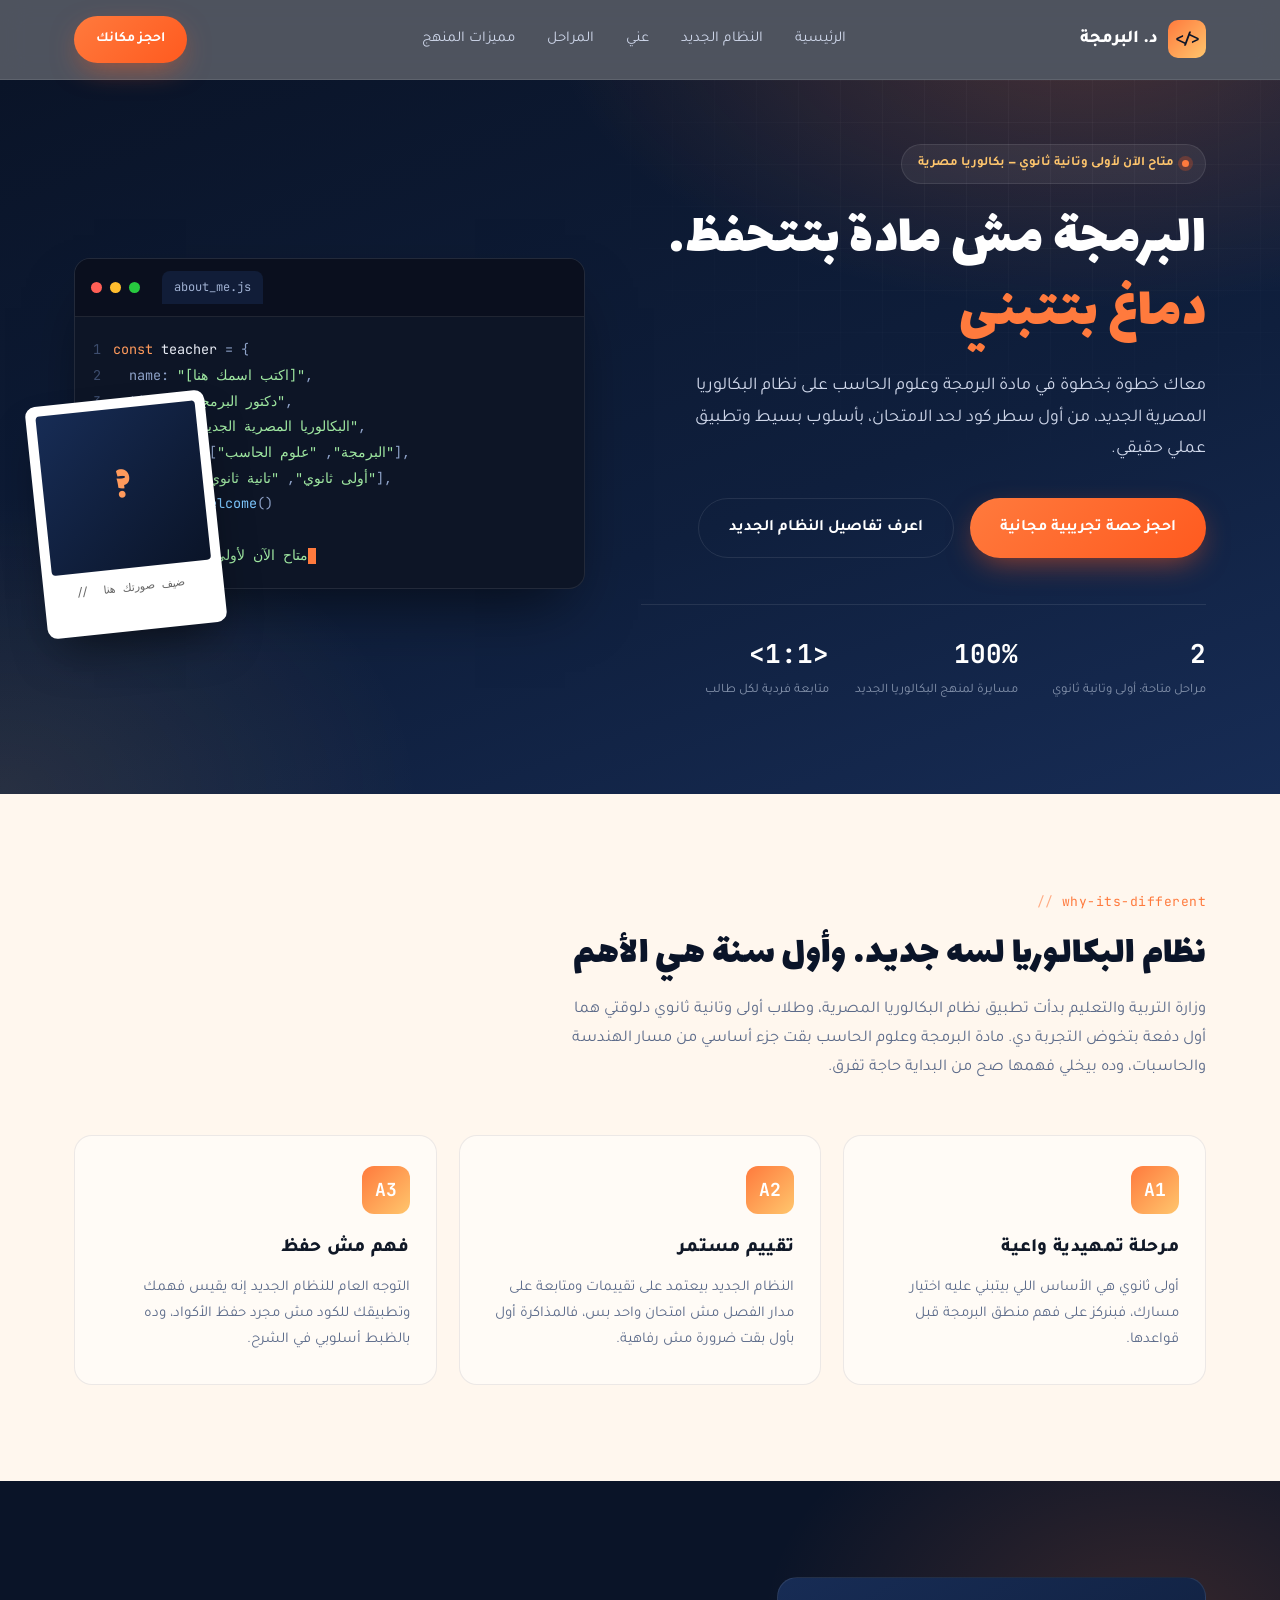
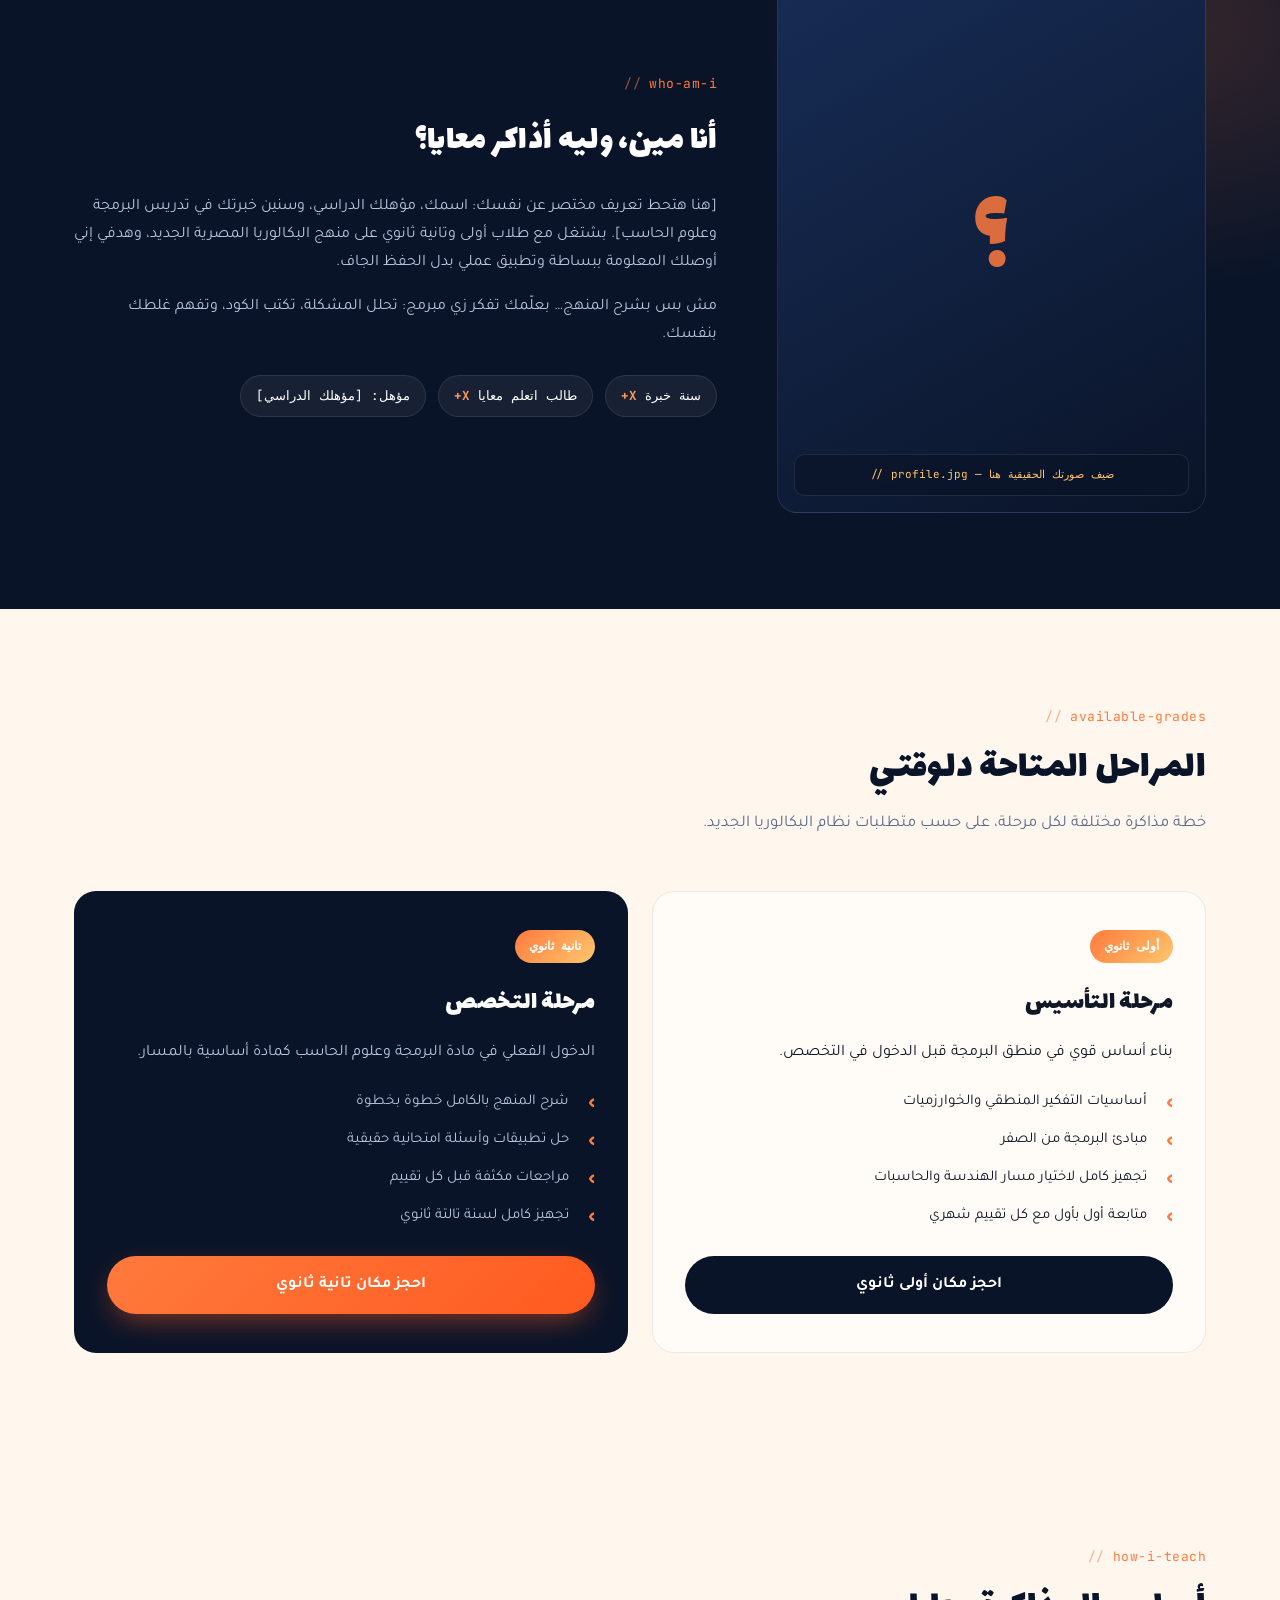
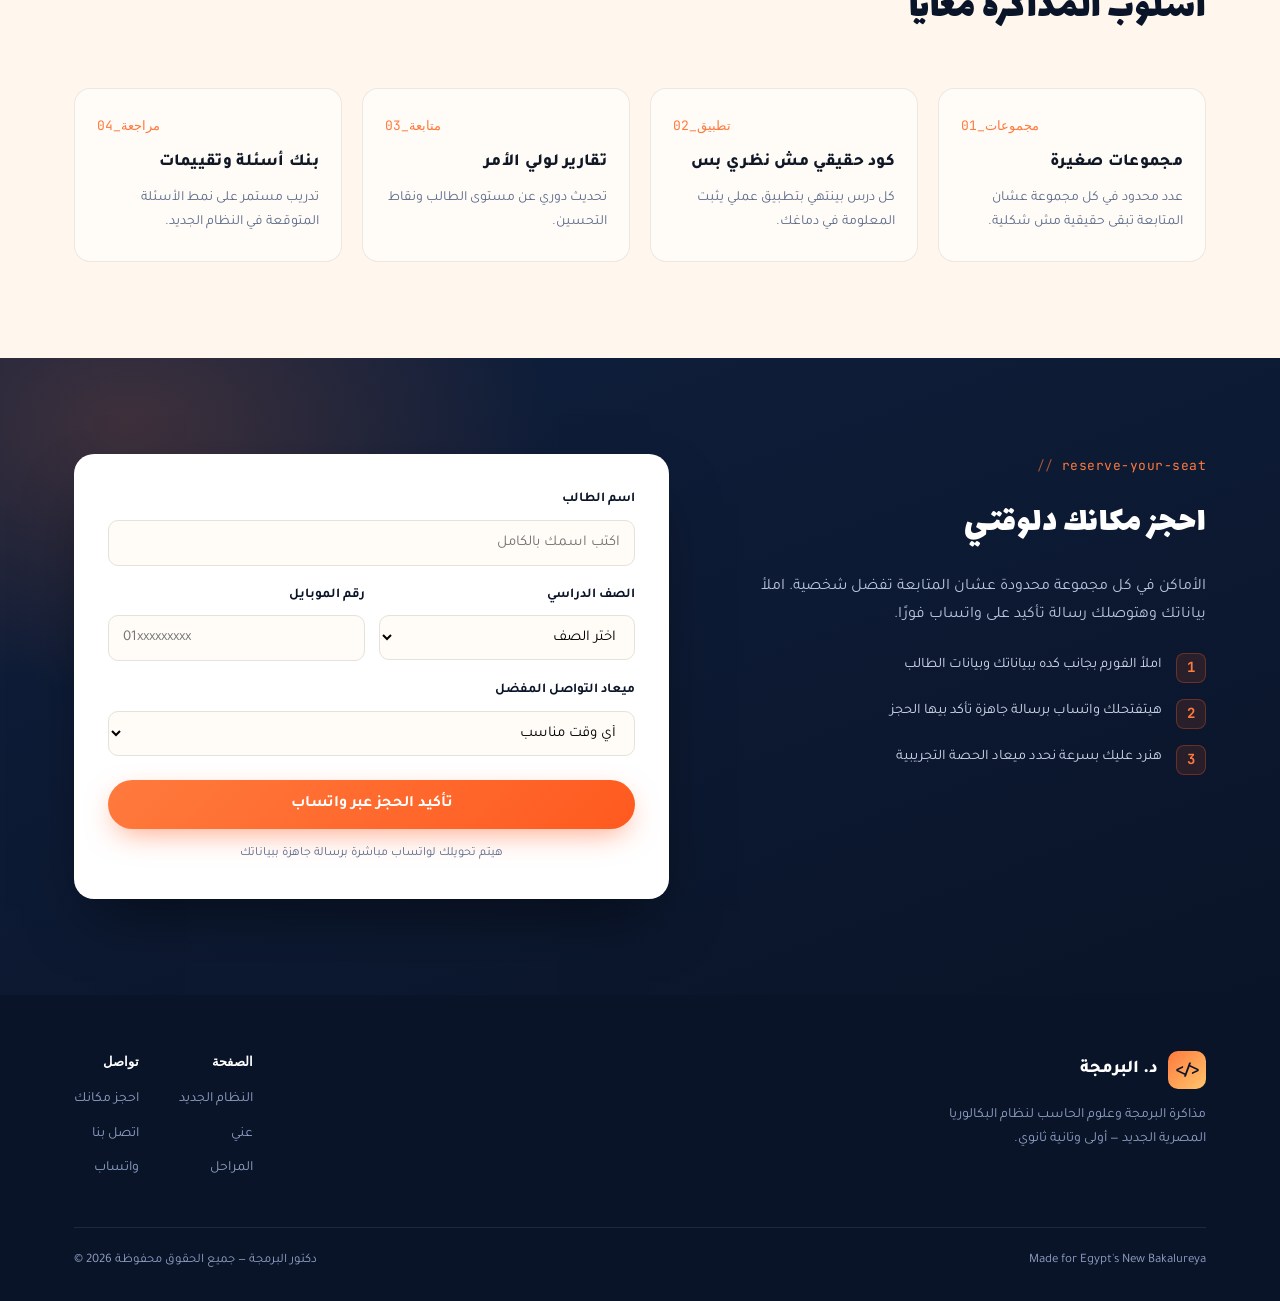
<file: landing.html>
<!DOCTYPE html>
<html lang="ar" dir="rtl">
<head>
<meta charset="UTF-8">
<meta name="viewport" content="width=device-width, initial-scale=1.0">
<title>دكتور البرمجة | بكالوريا مصرية — أولى وتانية ثانوي</title>
<link rel="preconnect" href="https://fonts.googleapis.com">
<link rel="preconnect" href="https://fonts.gstatic.com" crossorigin>
<link href="https://fonts.googleapis.com/css2?family=Lalezar&family=Tajawal:wght@300;400;500;700;800;900&family=JetBrains+Mono:wght@400;500;600;700&display=swap" rel="stylesheet">
<style>
  :root{
    --navy-950:#0A1428;
    --navy-800:#0F1F3D;
    --navy-700:#172C55;
    --navy-600:#213B72;
    --orange-600:#FF5A1F;
    --orange-500:#FF7A3D;
    --orange-400:#FF9A5C;
    --amber-300:#FFC66D;
    --cream:#FFF7EE;
    --cream-100:#FFFBF6;
    --ink-900:#101827;
    --muted-600:#5C6B8A;
    --muted-400:#8593AC;
    --line-dark:rgba(255,255,255,0.09);
    --line-light:rgba(16,24,39,0.08);
    --radius:18px;
  }
  *{box-sizing:border-box;margin:0;padding:0;}
  html{scroll-behavior:smooth;}
  body{
    font-family:'Tajawal',sans-serif;
    background:var(--cream);
    color:var(--ink-900);
    line-height:1.75;
    overflow-x:hidden;
  }
  img{max-width:100%;display:block;}
  a{color:inherit;text-decoration:none;}
  .wrap{max-width:1180px;margin:0 auto;padding:0 24px;}
  .eyebrow{
    font-family:'JetBrains Mono',monospace;
    font-size:13px;
    letter-spacing:.5px;
    color:var(--orange-500);
    display:inline-flex;
    align-items:center;
    gap:8px;
    margin-bottom:14px;
    direction:ltr;
    unicode-bidi:plaintext;
  }
  .eyebrow::before{content:"//";opacity:.6;}
  h1,h2,h3{font-family:'Lalezar',cursive;font-weight:400;letter-spacing:.3px;}
  .btn{
    display:inline-flex;align-items:center;justify-content:center;gap:8px;
    padding:15px 30px;border-radius:100px;font-weight:700;font-size:16px;
    cursor:pointer;border:none;transition:transform .2s ease, box-shadow .2s ease, background .2s ease;
    font-family:'Tajawal',sans-serif;
  }
  .btn-primary{background:linear-gradient(135deg,var(--orange-500),var(--orange-600));color:#fff;box-shadow:0 10px 30px -8px rgba(255,90,31,.6);}
  .btn-primary:hover{transform:translateY(-2px);box-shadow:0 14px 34px -8px rgba(255,90,31,.75);}
  .btn-ghost{background:transparent;color:#fff;border:1.5px solid var(--line-dark);}
  .btn-ghost:hover{background:rgba(255,255,255,.06);border-color:rgba(255,255,255,.25);}
  .btn-dark{background:var(--navy-950);color:#fff;}
  .btn-dark:hover{transform:translateY(-2px);}

  /* ---------- NAV ---------- */
  header.nav{
    position:sticky;top:0;z-index:100;
    background:rgba(10,20,40,.72);
    backdrop-filter:blur(14px);
    border-bottom:1px solid var(--line-dark);
  }
  .nav-inner{display:flex;align-items:center;justify-content:space-between;padding:16px 24px;color:#fff;}
  .logo{display:flex;align-items:center;gap:10px;font-weight:800;font-size:18px;}
  .logo-mark{
    width:38px;height:38px;border-radius:10px;
    background:linear-gradient(135deg,var(--orange-500),var(--amber-300));
    display:flex;align-items:center;justify-content:center;
    font-family:'JetBrains Mono',monospace;font-weight:700;color:var(--navy-950);font-size:15px;
    direction:ltr;
  }
  .nav-links{display:flex;gap:32px;font-size:15px;color:#cfd7ea;}
  .nav-links a{transition:color .2s;}
  .nav-links a:hover{color:var(--orange-400);}
  .nav-cta{display:flex;align-items:center;gap:14px;}
  .burger{display:none;flex-direction:column;gap:5px;cursor:pointer;background:none;border:none;padding:6px;}
  .burger span{width:24px;height:2px;background:#fff;display:block;}

  /* ---------- HERO ---------- */
  .hero{
    background:
      radial-gradient(ellipse 900px 500px at 85% -10%, rgba(255,122,61,.25), transparent 60%),
      radial-gradient(ellipse 700px 500px at 0% 100%, rgba(255,198,109,.10), transparent 60%),
      linear-gradient(160deg,var(--navy-950), var(--navy-800) 60%, var(--navy-700));
    color:#fff;
    padding:64px 0 90px;
    position:relative;
    overflow:hidden;
  }
  .hero::after{
    content:"";position:absolute;inset:0;
    background-image:linear-gradient(rgba(255,255,255,.035) 1px, transparent 1px),linear-gradient(90deg, rgba(255,255,255,.035) 1px, transparent 1px);
    background-size:42px 42px;
    mask-image:radial-gradient(ellipse 700px 500px at 80% 10%, black, transparent 70%);
    pointer-events:none;
  }
  .hero-grid{display:grid;grid-template-columns:1.05fr .95fr;gap:56px;align-items:center;position:relative;z-index:2;}
  .hero-badge{
    display:inline-flex;align-items:center;gap:8px;
    background:rgba(255,255,255,.06);border:1px solid var(--line-dark);
    padding:8px 16px;border-radius:100px;font-size:13px;color:var(--amber-300);
    margin-bottom:20px;font-weight:700;
  }
  .hero-badge .dot{width:7px;height:7px;border-radius:50%;background:var(--orange-500);box-shadow:0 0 0 4px rgba(255,90,31,.25);animation:pulse 2s infinite;}
  @keyframes pulse{0%,100%{opacity:1}50%{opacity:.4}}
  .hero h1{font-size:clamp(38px,5.4vw,58px);line-height:1.25;margin-bottom:22px;}
  .hero h1 .hl{color:var(--orange-500);}
  .hero p.lead{font-size:18px;color:#cfd7ea;max-width:540px;margin-bottom:32px;}
  .hero-ctas{display:flex;gap:16px;flex-wrap:wrap;margin-bottom:46px;}
  .hero-stats{display:flex;gap:0;border-top:1px solid var(--line-dark);padding-top:26px;}
  .stat{flex:1;padding-inline-end:20px;}
  .stat b{font-family:'JetBrains Mono',monospace;font-size:26px;color:#fff;display:block;direction:ltr;text-align:right;}
  .stat span{font-size:13px;color:var(--muted-400);}

  /* code window */
  .stage{position:relative;}
  .editor{
    background:#0D1526;border:1px solid var(--line-dark);border-radius:16px;
    box-shadow:0 30px 60px -20px rgba(0,0,0,.6);
    overflow:hidden;
    direction:ltr;
    font-family:'JetBrains Mono',monospace;
  }
  .editor-bar{display:flex;align-items:center;gap:8px;padding:12px 16px;background:#0A0F1E;border-bottom:1px solid var(--line-dark);}
  .editor-bar .dot2{width:11px;height:11px;border-radius:50%;}
  .editor-bar .d1{background:#FF5F56;}.editor-bar .d2{background:#FFBD2E;}.editor-bar .d3{background:#27C93F;}
  .editor-tab{margin-inline-start:14px;font-size:12px;color:#9fb0d1;background:#111D38;padding:6px 12px;border-radius:8px 8px 0 0;}
  .editor-body{padding:20px 18px;font-size:13.5px;line-height:1.9;color:#8fa3c9;min-height:190px;}
  .editor-body .ln{color:#3d4d6e;user-select:none;display:inline-block;width:20px;}
  .tok-key{color:#FF9A5C;}.tok-str{color:#9EE6A0;}.tok-fn{color:#7EC8FF;}.tok-com{color:#5b6f95;}.tok-var{color:#e8ecf5;}
  #typed{color:#9EE6A0;}
  .caret{display:inline-block;width:8px;height:16px;background:var(--orange-500);vertical-align:middle;animation:blink 1s step-end infinite;}
  @keyframes blink{50%{opacity:0}}

  .photo-card{
    position:absolute;left:-38px;bottom:-42px;width:180px;
    background:#fff;padding:10px 10px 34px;border-radius:10px;
    box-shadow:0 25px 45px -15px rgba(0,0,0,.5);
    transform:rotate(-6deg);
    direction:rtl;
  }
  .photo-card .frame{
    width:100%;aspect-ratio:1/1;border-radius:4px;overflow:hidden;
    background:linear-gradient(135deg,var(--navy-700),var(--navy-950));
    display:flex;align-items:center;justify-content:center;
  }
  .photo-card .frame .initials{font-family:'Lalezar',cursive;font-size:44px;color:var(--orange-400);}
  .photo-card p{font-family:'JetBrains Mono',monospace;font-size:11px;color:#666;text-align:center;margin-top:10px;direction:ltr;}

  /* ---------- SECTION GENERIC ---------- */
  section{padding:96px 0;}
  .section-head{max-width:640px;margin-bottom:52px;}
  .section-head h2{font-size:clamp(28px,3.6vw,40px);color:var(--navy-950);line-height:1.35;}
  .section-head p{color:var(--muted-600);font-size:16.5px;margin-top:14px;}
  .center{text-align:center;margin-inline:auto;}

  /* ---------- NEW SYSTEM ---------- */
  .sys-grid{display:grid;grid-template-columns:repeat(3,1fr);gap:22px;}
  .sys-card{
    background:var(--cream-100);border:1px solid var(--line-light);
    border-radius:var(--radius);padding:30px 26px;
    transition:transform .25s ease, box-shadow .25s ease, border-color .25s ease;
  }
  .sys-card:hover{transform:translateY(-6px);box-shadow:0 20px 40px -18px rgba(16,24,39,.18);border-color:transparent;}
  .sys-card .ico{
    width:48px;height:48px;border-radius:12px;display:flex;align-items:center;justify-content:center;
    background:linear-gradient(135deg,var(--orange-500),var(--amber-300));margin-bottom:18px;
    font-family:'JetBrains Mono',monospace;color:#fff;font-weight:700;font-size:18px;
  }
  .sys-card h3{font-family:'Tajawal',sans-serif;font-weight:800;font-size:19px;margin-bottom:10px;}
  .sys-card p{color:var(--muted-600);font-size:15px;}

  /* ---------- ABOUT ME ---------- */
  .about{background:var(--navy-950);color:#fff;position:relative;overflow:hidden;}
  .about::before{
    content:"";position:absolute;inset:0;
    background:radial-gradient(ellipse 600px 400px at 90% 20%, rgba(255,122,61,.18), transparent 65%);
  }
  .about-grid{display:grid;grid-template-columns:.8fr 1.2fr;gap:60px;align-items:center;position:relative;z-index:2;}
  .about-photo{
    aspect-ratio:4/5;border-radius:20px;overflow:hidden;
    background:linear-gradient(150deg,var(--navy-700),var(--navy-950));
    border:1px solid var(--line-dark);
    display:flex;align-items:center;justify-content:center;position:relative;
  }
  .about-photo .initials{font-family:'Lalezar',cursive;font-size:110px;color:var(--orange-500);opacity:.85;}
  .about-photo .tag{
    position:absolute;bottom:16px;right:16px;left:16px;
    background:rgba(10,20,40,.7);backdrop-filter:blur(6px);
    border:1px solid var(--line-dark);border-radius:10px;padding:10px 14px;
    font-family:'JetBrains Mono',monospace;font-size:11px;color:var(--amber-300);direction:ltr;text-align:center;
  }
  .about h2{color:#fff;font-size:clamp(26px,3.4vw,36px);margin-bottom:20px;}
  .about p{color:#b9c4dd;font-size:16px;margin-bottom:16px;}
  .about-badges{display:flex;flex-wrap:wrap;gap:12px;margin-top:26px;}
  .badge{
    font-family:'JetBrains Mono',monospace;font-size:12.5px;color:#fff;
    background:rgba(255,255,255,.06);border:1px solid var(--line-dark);
    padding:9px 15px;border-radius:100px;direction:ltr;
  }
  .badge b{color:var(--orange-400);}

  /* ---------- GRADES ---------- */
  .grades-grid{display:grid;grid-template-columns:1fr 1fr;gap:24px;}
  .grade-card{
    border-radius:22px;padding:38px 32px;position:relative;overflow:hidden;
    border:1px solid var(--line-light);
  }
  .grade-card.g1{background:var(--cream-100);}
  .grade-card.g2{background:var(--navy-950);color:#fff;}
  .grade-card.g2 p, .grade-card.g2 li{color:#b9c4dd;}
  .grade-tag{
    font-family:'JetBrains Mono',monospace;font-size:12px;
    background:linear-gradient(135deg,var(--orange-500),var(--amber-300));
    color:#fff;padding:6px 14px;border-radius:100px;display:inline-block;margin-bottom:18px;font-weight:700;
  }
  .grade-card h3{font-size:26px;font-family:'Lalezar',cursive;margin-bottom:12px;}
  .grade-card ul{list-style:none;margin:22px 0 26px;}
  .grade-card li{padding-inline-start:26px;position:relative;margin-bottom:12px;font-size:15px;}
  .grade-card li::before{
    content:"›";position:absolute;right:0;color:var(--orange-500);font-weight:800;font-size:18px;
  }

  /* ---------- FEATURES ---------- */
  .feat-grid{display:grid;grid-template-columns:repeat(4,1fr);gap:20px;}
  .feat{padding:26px 22px;border-radius:16px;background:var(--cream-100);border:1px solid var(--line-light);}
  .feat .n{font-family:'JetBrains Mono',monospace;color:var(--orange-500);font-size:13px;margin-bottom:10px;direction:ltr;}
  .feat h3{font-family:'Tajawal',sans-serif;font-weight:800;font-size:17px;margin-bottom:8px;}
  .feat p{color:var(--muted-600);font-size:14px;}

  /* ---------- BOOKING ---------- */
  .booking{
    background:linear-gradient(160deg,var(--navy-800),var(--navy-950));
    color:#fff;position:relative;overflow:hidden;
  }
  .booking::before{content:"";position:absolute;inset:0;background:radial-gradient(ellipse 700px 450px at 10% 10%, rgba(255,122,61,.2), transparent 60%);}
  .book-grid{display:grid;grid-template-columns:.9fr 1.1fr;gap:50px;position:relative;z-index:2;align-items:start;}
  .book-grid h2{color:#fff;font-size:clamp(26px,3.4vw,36px);margin-bottom:18px;}
  .book-grid > div > p{color:#b9c4dd;margin-bottom:24px;font-size:16px;}
  .book-steps{display:flex;flex-direction:column;gap:16px;}
  .book-step{display:flex;gap:14px;align-items:flex-start;}
  .book-step .num{
    font-family:'JetBrains Mono',monospace;color:var(--orange-500);font-weight:700;font-size:14px;
    background:rgba(255,90,31,.12);border:1px solid rgba(255,90,31,.3);
    width:30px;height:30px;border-radius:8px;display:flex;align-items:center;justify-content:center;flex:none;
  }
  .book-step p{color:#cfd7ea;font-size:14.5px;}

  form.book-form{
    background:#fff;color:var(--ink-900);border-radius:20px;padding:34px;
    box-shadow:0 30px 60px -20px rgba(0,0,0,.5);
  }
  .field{margin-bottom:18px;}
  .field label{display:block;font-size:13.5px;font-weight:700;margin-bottom:8px;color:var(--navy-950);}
  .field input, .field select{
    width:100%;padding:13px 14px;border-radius:10px;border:1.5px solid #e6e2da;
    font-family:'Tajawal',sans-serif;font-size:15px;background:var(--cream-100);
    transition:border-color .2s;
  }
  .field input:focus, .field select:focus{outline:none;border-color:var(--orange-500);}
  .field-row{display:grid;grid-template-columns:1fr 1fr;gap:14px;}
  .book-form .btn-primary{width:100%;margin-top:6px;}
  .form-note{font-size:12.5px;color:var(--muted-600);text-align:center;margin-top:14px;}
  .success{display:none;text-align:center;padding:20px 0;}
  .success.show{display:block;}
  .success .check{
    width:58px;height:58px;border-radius:50%;background:var(--orange-500);
    display:flex;align-items:center;justify-content:center;margin:0 auto 16px;color:#fff;font-size:26px;
  }

  /* ---------- FOOTER ---------- */
  footer{background:var(--navy-950);color:#8fa0c4;padding:56px 0 28px;}
  .foot-grid{display:flex;justify-content:space-between;align-items:flex-start;flex-wrap:wrap;gap:30px;padding-bottom:36px;border-bottom:1px solid var(--line-dark);}
  .foot-links{display:flex;gap:40px;flex-wrap:wrap;}
  .foot-col h4{font-size:13px;color:#fff;margin-bottom:14px;font-family:'JetBrains Mono',monospace;}
  .foot-col a{display:block;font-size:14px;margin-bottom:10px;color:#8fa0c4;transition:color .2s;}
  .foot-col a:hover{color:var(--orange-400);}
  .foot-bottom{display:flex;justify-content:space-between;padding-top:22px;font-size:13px;flex-wrap:wrap;gap:10px;direction:ltr;text-align:right;}

  .reveal{opacity:0;transform:translateY(24px);transition:opacity .7s ease, transform .7s ease;}
  .reveal.show{opacity:1;transform:translateY(0);}

  @media (max-width:980px){
    .hero-grid{grid-template-columns:1fr;}
    .stage{order:-1;margin-bottom:20px;}
    .photo-card{left:16px;bottom:-30px;width:130px;}
    .sys-grid{grid-template-columns:1fr;}
    .about-grid{grid-template-columns:1fr;}
    .grades-grid{grid-template-columns:1fr;}
    .feat-grid{grid-template-columns:1fr 1fr;}
    .book-grid{grid-template-columns:1fr;}
    .nav-links{display:none;}
    .burger{display:flex;}
    .field-row{grid-template-columns:1fr;}
  }
  @media (max-width:560px){
    .feat-grid{grid-template-columns:1fr;}
    .hero-stats{flex-wrap:wrap;gap:20px;}
    .stat{flex:1 1 40%;}
  }
  @media (prefers-reduced-motion:reduce){
    *{animation:none !important;transition:none !important;}
  }
</style>
</head>
<body>

<header class="nav">
  <div class="wrap nav-inner">
    <div class="logo"><span class="logo-mark">&lt;/&gt;</span> د. البرمجة</div>
    <nav class="nav-links">
      <a href="#home">الرئيسية</a>
      <a href="#system">النظام الجديد</a>
      <a href="#about">عني</a>
      <a href="#grades">المراحل</a>
      <a href="#features">مميزات المنهج</a>
    </nav>
    <div class="nav-cta">
      <a href="#booking" class="btn btn-primary" style="padding:11px 22px;font-size:14px;">احجز مكانك</a>
      <button class="burger" aria-label="فتح القائمة"><span></span><span></span><span></span></button>
    </div>
  </div>
</header>

<section class="hero" id="home">
  <div class="wrap hero-grid">
    <div>
      <div class="hero-badge"><span class="dot"></span> متاح الآن لأولى وتانية ثانوي — بكالوريا مصرية</div>
      <h1>البرمجة مش مادة بتتحفظ… <span class="hl">دماغ بتتبني</span></h1>
      <p class="lead">معاك خطوة بخطوة في مادة البرمجة وعلوم الحاسب على نظام البكالوريا المصرية الجديد، من أول سطر كود لحد الامتحان، بأسلوب بسيط وتطبيق عملي حقيقي.</p>
      <div class="hero-ctas">
        <a href="#booking" class="btn btn-primary">احجز حصة تجريبية مجانية</a>
        <a href="#system" class="btn btn-ghost">اعرف تفاصيل النظام الجديد</a>
      </div>
      <div class="hero-stats">
        <div class="stat"><b>2</b><span>مراحل متاحة: أولى وتانية ثانوي</span></div>
        <div class="stat"><b>100%</b><span>مسايرة لمنهج البكالوريا الجديد</span></div>
        <div class="stat"><b>&lt;1:1&gt;</b><span>متابعة فردية لكل طالب</span></div>
      </div>
    </div>

    <div class="stage">
      <div class="editor">
        <div class="editor-bar">
          <span class="dot2 d1"></span><span class="dot2 d2"></span><span class="dot2 d3"></span>
          <span class="editor-tab">about_me.js</span>
        </div>
        <div class="editor-body">
<div><span class="ln">1</span><span class="tok-key">const</span> <span class="tok-var">teacher</span> = {</div>
<div><span class="ln">2</span>&nbsp;&nbsp;name: <span class="tok-str">"[اكتب اسمك هنا]"</span>,</div>
<div><span class="ln">3</span>&nbsp;&nbsp;title: <span class="tok-str">"دكتور البرمجة"</span>,</div>
<div><span class="ln">4</span>&nbsp;&nbsp;system: <span class="tok-str">"البكالوريا المصرية الجديد"</span>,</div>
<div><span class="ln">5</span>&nbsp;&nbsp;subjects: [<span class="tok-str">"البرمجة"</span>, <span class="tok-str">"علوم الحاسب"</span>],</div>
<div><span class="ln">6</span>&nbsp;&nbsp;grades: [<span class="tok-str">"أولى ثانوي"</span>, <span class="tok-str">"تانية ثانوي"</span>],</div>
<div><span class="ln">7</span>&nbsp;&nbsp;mission: <span class="tok-fn">welcome</span>()</div>
<div><span class="ln">8</span>};</div>
<div><span class="ln">9</span><span class="tok-com">// <span id="typed"></span><span class="caret"></span></span></div>
        </div>
      </div>
      <div class="photo-card">
        <div class="frame"><span class="initials">?</span></div>
        <p>// ضيف صورتك هنا</p>
      </div>
    </div>
  </div>
</section>

<section id="system">
  <div class="wrap">
    <div class="section-head reveal">
      <div class="eyebrow">why-its-different</div>
      <h2>نظام البكالوريا لسه جديد… وأول سنة هي الأهم</h2>
      <p>وزارة التربية والتعليم بدأت تطبيق نظام البكالوريا المصرية، وطلاب أولى وتانية ثانوي دلوقتي هما أول دفعة بتخوض التجربة دي. مادة البرمجة وعلوم الحاسب بقت جزء أساسي من مسار الهندسة والحاسبات، وده بيخلي فهمها صح من البداية حاجة تفرق.</p>
    </div>
    <div class="sys-grid">
      <div class="sys-card reveal">
        <div class="ico">A1</div>
        <h3>مرحلة تمهيدية واعية</h3>
        <p>أولى ثانوي هي الأساس اللي بيتبني عليه اختيار مسارك، فبنركز على فهم منطق البرمجة قبل قواعدها.</p>
      </div>
      <div class="sys-card reveal">
        <div class="ico">A2</div>
        <h3>تقييم مستمر</h3>
        <p>النظام الجديد بيعتمد على تقييمات ومتابعة على مدار الفصل مش امتحان واحد بس، فالمذاكرة أول بأول بقت ضرورة مش رفاهية.</p>
      </div>
      <div class="sys-card reveal">
        <div class="ico">A3</div>
        <h3>فهم مش حفظ</h3>
        <p>التوجه العام للنظام الجديد إنه يقيس فهمك وتطبيقك للكود مش مجرد حفظ الأكواد، وده بالظبط أسلوبي في الشرح.</p>
      </div>
    </div>
  </div>
</section>

<section class="about" id="about">
  <div class="wrap about-grid">
    <div class="reveal">
      <div class="about-photo">
        <span class="initials">؟</span>
        <div class="tag">// profile.jpg — ضيف صورتك الحقيقية هنا</div>
      </div>
    </div>
    <div class="reveal">
      <div class="eyebrow">who-am-i</div>
      <h2>أنا مين، وليه أذاكر معايا؟</h2>
      <p>[هنا هتحط تعريف مختصر عن نفسك: اسمك، مؤهلك الدراسي، وسنين خبرتك في تدريس البرمجة وعلوم الحاسب]. بشتغل مع طلاب أولى وتانية ثانوي على منهج البكالوريا المصرية الجديد، وهدفي إني أوصلك المعلومة ببساطة وتطبيق عملي بدل الحفظ الجاف.</p>
      <p>مش بس بشرح المنهج… بعلّمك تفكر زي مبرمج: تحلل المشكلة، تكتب الكود، وتفهم غلطك بنفسك.</p>
      <div class="about-badges">
        <span class="badge"><b>+X</b> سنة خبرة</span>
        <span class="badge"><b>+X</b> طالب اتعلم معايا</span>
        <span class="badge">مؤهل: [مؤهلك الدراسي]</span>
      </div>
    </div>
  </div>
</section>

<section id="grades">
  <div class="wrap">
    <div class="section-head reveal">
      <div class="eyebrow">available-grades</div>
      <h2>المراحل المتاحة دلوقتي</h2>
      <p>خطة مذاكرة مختلفة لكل مرحلة، على حسب متطلبات نظام البكالوريا الجديد.</p>
    </div>
    <div class="grades-grid">
      <div class="grade-card g1 reveal">
        <span class="grade-tag">أولى ثانوي</span>
        <h3>مرحلة التأسيس</h3>
        <p>بناء أساس قوي في منطق البرمجة قبل الدخول في التخصص.</p>
        <ul>
          <li>أساسيات التفكير المنطقي والخوارزميات</li>
          <li>مبادئ البرمجة من الصفر</li>
          <li>تجهيز كامل لاختيار مسار الهندسة والحاسبات</li>
          <li>متابعة أول بأول مع كل تقييم شهري</li>
        </ul>
        <a href="#booking" class="btn btn-dark" style="width:100%;">احجز مكان أولى ثانوي</a>
      </div>
      <div class="grade-card g2 reveal">
        <span class="grade-tag">تانية ثانوي</span>
        <h3>مرحلة التخصص</h3>
        <p>الدخول الفعلي في مادة البرمجة وعلوم الحاسب كمادة أساسية بالمسار.</p>
        <ul>
          <li>شرح المنهج بالكامل خطوة بخطوة</li>
          <li>حل تطبيقات وأسئلة امتحانية حقيقية</li>
          <li>مراجعات مكثفة قبل كل تقييم</li>
          <li>تجهيز كامل لسنة تالتة ثانوي</li>
        </ul>
        <a href="#booking" class="btn btn-primary" style="width:100%;">احجز مكان تانية ثانوي</a>
      </div>
    </div>
  </div>
</section>

<section id="features">
  <div class="wrap">
    <div class="section-head reveal">
      <div class="eyebrow">how-i-teach</div>
      <h2>أسلوب المذاكرة معايا</h2>
    </div>
    <div class="feat-grid">
      <div class="feat reveal">
        <div class="n">01_مجموعات</div>
        <h3>مجموعات صغيرة</h3>
        <p>عدد محدود في كل مجموعة عشان المتابعة تبقى حقيقية مش شكلية.</p>
      </div>
      <div class="feat reveal">
        <div class="n">02_تطبيق</div>
        <h3>كود حقيقي مش نظري بس</h3>
        <p>كل درس بينتهي بتطبيق عملي يثبت المعلومة في دماغك.</p>
      </div>
      <div class="feat reveal">
        <div class="n">03_متابعة</div>
        <h3>تقارير لولي الأمر</h3>
        <p>تحديث دوري عن مستوى الطالب ونقاط التحسين.</p>
      </div>
      <div class="feat reveal">
        <div class="n">04_مراجعة</div>
        <h3>بنك أسئلة وتقييمات</h3>
        <p>تدريب مستمر على نمط الأسئلة المتوقعة في النظام الجديد.</p>
      </div>
    </div>
  </div>
</section>

<section class="booking" id="booking">
  <div class="wrap book-grid">
    <div class="reveal">
      <div class="eyebrow">reserve-your-seat</div>
      <h2>احجز مكانك دلوقتي</h2>
      <p>الأماكن في كل مجموعة محدودة عشان المتابعة تفضل شخصية. املأ بياناتك وهتوصلك رسالة تأكيد على واتساب فورًا.</p>
      <div class="book-steps">
        <div class="book-step"><span class="num">1</span><p>املأ الفورم بجانب كده ببياناتك وبيانات الطالب</p></div>
        <div class="book-step"><span class="num">2</span><p>هيتفتحلك واتساب برسالة جاهزة تأكد بيها الحجز</p></div>
        <div class="book-step"><span class="num">3</span><p>هنرد عليك بسرعة نحدد ميعاد الحصة التجريبية</p></div>
      </div>
    </div>

    <form class="book-form reveal" id="bookForm">
      <div id="formFields">
        <div class="field">
          <label>اسم الطالب</label>
          <input type="text" id="stName" placeholder="اكتب اسمك بالكامل" required>
        </div>
        <div class="field-row">
          <div class="field">
            <label>الصف الدراسي</label>
            <select id="stGrade" required>
              <option value="">اختر الصف</option>
              <option value="أولى ثانوي">أولى ثانوي</option>
              <option value="تانية ثانوي">تانية ثانوي</option>
            </select>
          </div>
          <div class="field">
            <label>رقم الموبايل</label>
            <input type="tel" id="stPhone" placeholder="01xxxxxxxxx" required>
          </div>
        </div>
        <div class="field">
          <label>ميعاد التواصل المفضل</label>
          <select id="stTime">
            <option value="أي وقت">أي وقت مناسب</option>
            <option value="الصبح">الصبح</option>
            <option value="بعد الضهر">بعد الضهر</option>
            <option value="بالليل">بالليل</option>
          </select>
        </div>
        <button type="submit" class="btn btn-primary">تأكيد الحجز عبر واتساب</button>
        <p class="form-note">هيتم تحويلك لواتساب مباشرة برسالة جاهزة ببياناتك</p>
      </div>
      <div class="success" id="successBox">
        <div class="check">✓</div>
        <h3 style="font-family:'Tajawal',sans-serif;font-weight:800;font-size:19px;margin-bottom:8px;">تم تجهيز طلبك!</h3>
        <p style="color:var(--muted-600);font-size:14.5px;">هيفتحلك واتساب دلوقتي لتأكيد الحجز.</p>
      </div>
    </form>
  </div>
</section>

<footer>
  <div class="wrap">
    <div class="foot-grid">
      <div>
        <div class="logo" style="color:#fff;margin-bottom:14px;"><span class="logo-mark">&lt;/&gt;</span> د. البرمجة</div>
        <p style="max-width:280px;font-size:14px;color:#8fa0c4;">مذاكرة البرمجة وعلوم الحاسب لنظام البكالوريا المصرية الجديد — أولى وتانية ثانوي.</p>
      </div>
      <div class="foot-links">
        <div class="foot-col">
          <h4>الصفحة</h4>
          <a href="#system">النظام الجديد</a>
          <a href="#about">عني</a>
          <a href="#grades">المراحل</a>
        </div>
        <div class="foot-col">
          <h4>تواصل</h4>
          <a href="#booking">احجز مكانك</a>
          <a href="tel:+2000000000">اتصل بنا</a>
          <a href="https://wa.me/2000000000" target="_blank" rel="noopener">واتساب</a>
        </div>
      </div>
    </div>
    <div class="foot-bottom">
      <span>© 2026 دكتور البرمجة — جميع الحقوق محفوظة</span>
      <span>Made for Egypt's New Bakalureya</span>
    </div>
  </div>
</footer>

<script>
  // mobile nav toggle
  const burger = document.querySelector('.burger');
  const navLinks = document.querySelector('.nav-links');
  burger.addEventListener('click', () => {
    const isOpen = navLinks.style.display === 'flex';
    navLinks.style.display = isOpen ? 'none' : 'flex';
    navLinks.style.flexDirection = 'column';
    navLinks.style.position='absolute';
    navLinks.style.top='64px';
    navLinks.style.right='0';
    navLinks.style.left='0';
    navLinks.style.background='rgba(10,20,40,.97)';
    navLinks.style.padding='20px 24px';
    navLinks.style.gap='18px';
  });

  // typing animation
  const phrases = [
    "متاح الآن لأولى وتانية ثانوي",
    "بكالوريا مصرية جديدة… وأنا معاك خطوة بخطوة",
    "احجز حصتك التجريبية دلوقتي"
  ];
  const typedEl = document.getElementById('typed');
  let pIndex = 0, cIndex = 0, deleting = false;
  function typeLoop(){
    const current = phrases[pIndex];
    if(!deleting){
      cIndex++;
      typedEl.textContent = current.slice(0, cIndex);
      if(cIndex === current.length){ deleting = true; setTimeout(typeLoop, 1600); return; }
    } else {
      cIndex--;
      typedEl.textContent = current.slice(0, cIndex);
      if(cIndex === 0){ deleting = false; pIndex = (pIndex+1) % phrases.length; }
    }
    setTimeout(typeLoop, deleting ? 30 : 55);
  }
  typeLoop();

  // scroll reveal
  const revealEls = document.querySelectorAll('.reveal');
  const io = new IntersectionObserver((entries)=>{
    entries.forEach(e=>{ if(e.isIntersecting){ e.target.classList.add('show'); io.unobserve(e.target); } });
  }, {threshold:.15});
  revealEls.forEach(el=>io.observe(el));

  // booking form -> whatsapp
  const form = document.getElementById('bookForm');
  form.addEventListener('submit', function(e){
    e.preventDefault();
    const name = document.getElementById('stName').value.trim();
    const grade = document.getElementById('stGrade').value;
    const phone = document.getElementById('stPhone').value.trim();
    const time = document.getElementById('stTime').value;
    const waNumber = "2000000000"; // TODO: استبدل برقم واتساب المدرس (بصيغة دولية بدون +)
    const msg = encodeURIComponent(
      `مرحباً، أنا ${name}\nالصف الدراسي: ${grade}\nرقم الموبايل: ${phone}\nالوقت المفضل للتواصل: ${time}\nأرغب في حجز حصة تجريبية في مادة البرمجة.`
    );
    document.getElementById('formFields').style.display = 'none';
    document.getElementById('successBox').classList.add('show');
    setTimeout(()=>{ window.open(`https://wa.me/${waNumber}?text=${msg}`, '_blank'); }, 900);
  });
</script>

</body>
</html>
</file>
